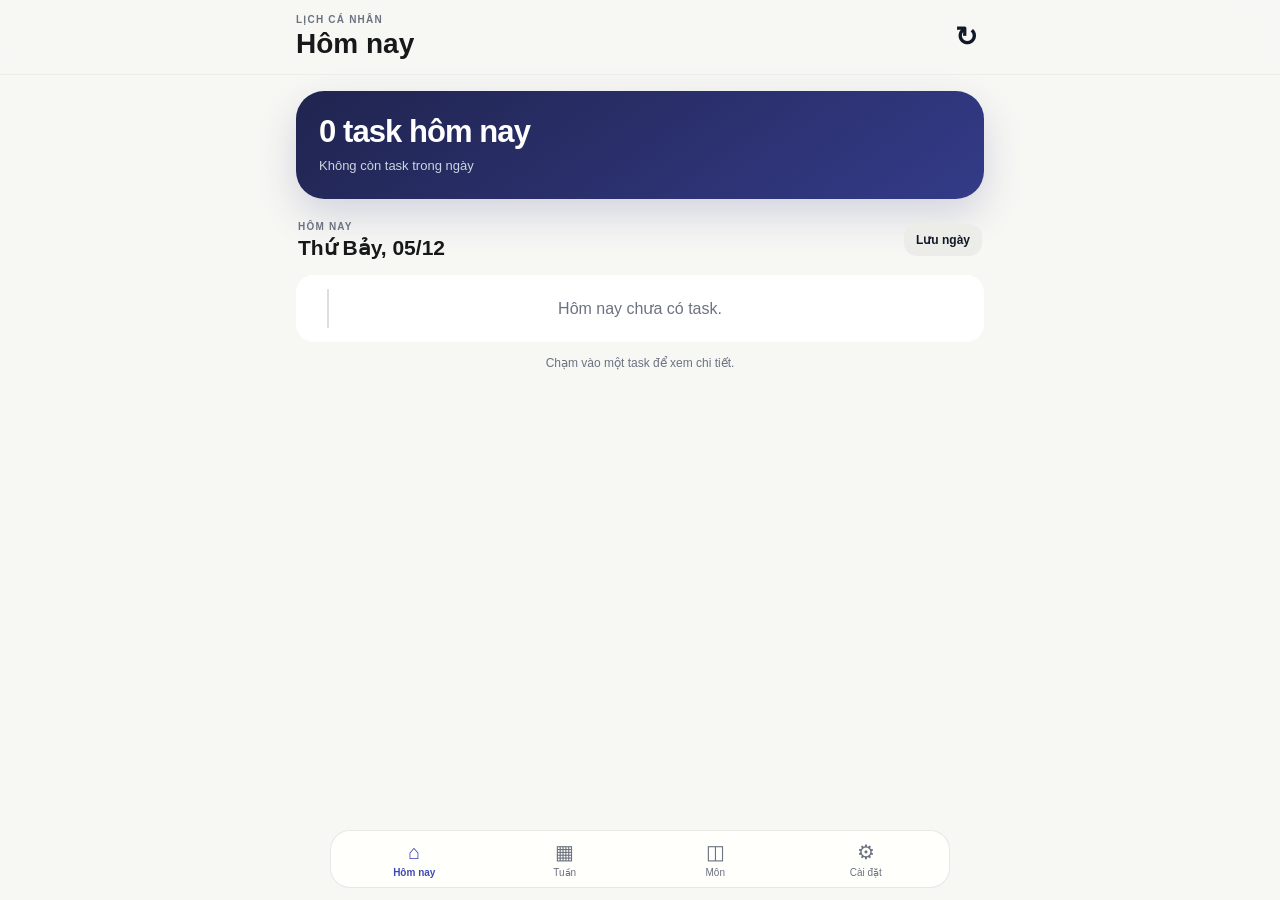
<file: index.html>
<!doctype html>
<html lang="vi">
<head>
  <meta charset="utf-8">
  <meta name="viewport" content="width=device-width,initial-scale=1,viewport-fit=cover">
  <meta name="theme-color" content="#111827">
  <meta name="apple-mobile-web-app-capable" content="yes">
  <meta name="apple-mobile-web-app-status-bar-style" content="black-translucent">
  <meta name="apple-mobile-web-app-title" content="Lịch học">
  <link rel="manifest" href="manifest.json">
  <link rel="apple-touch-icon" href="icon.svg">
  <link rel="stylesheet" href="styles.css">
  <title>Lịch cá nhân</title>
</head>
<body>
<header class="topbar">
  <div>
    <div class="eyebrow">LỊCH CÁ NHÂN</div>
    <h1 id="pageTitle">Hôm nay</h1>
  </div>
  <button class="icon-btn" id="syncBtn" aria-label="Đồng bộ">↻</button>
</header>

<main>
  <section id="home" class="page active">
    <div id="summaryCard" class="hero-card"></div>

    <div class="day-toolbar">
      <div>
        <div class="eyebrow">HÔM NAY</div>
        <h2 id="todayLabel"></h2>
      </div>
      <button id="finalizeBtn" class="secondary small-btn">Lưu ngày</button>
    </div>

    <div id="todayList" class="timeline"></div>
    <p class="hint center-hint">Chạm vào một task để xem chi tiết.</p>
  </section>

  <section id="week" class="page">
    <div class="section-head">
      <div>
        <div class="eyebrow">LỊCH ĐÃ LƯU</div>
        <h2>Tuần này</h2>
      </div>
      <button id="weekTodayBtn" class="text-btn">Hôm nay</button>
    </div>
    <div id="weekStrip" class="week-strip"></div>
    <div id="weekContent"></div>
  </section>

  <section id="subjects" class="page">
    <div class="section-head"><h2>Môn / nhóm việc</h2></div>
    <div id="subjectList"></div>
  </section>

  <section id="settings" class="page">
    <div class="section-head"><h2>Cài đặt</h2></div>
    <div class="settings-card">
      <label>Apps Script Web App URL
        <input id="apiUrl" type="url" placeholder="https://script.google.com/macros/s/.../exec" autocomplete="off">
      </label>
      <label>API token nếu Apps Script đã bật token
        <input id="apiToken" type="password" placeholder="Không bắt buộc" autocomplete="off">
      </label>
      <label>Nhắc trước
        <select id="reminderMinutes">
          <option value="5">5 phút</option>
          <option value="10">10 phút</option>
          <option value="15" selected>15 phút</option>
          <option value="30">30 phút</option>
          <option value="60">60 phút</option>
        </select>
      </label>
      <div class="settings-actions">
        <button id="saveSettings" class="primary">Lưu & đồng bộ</button>
        <button id="notifyBtn" class="secondary">Cho phép thông báo</button>
        <button id="demoBtn" class="secondary">Dữ liệu mẫu</button>
      </div>
      <p class="hint">Lịch hôm nay được lấy từ Google Sheet. Các ngày đã chốt được lưu trên thiết bị để xem lại theo tuần.</p>
    </div>
    <div class="settings-card">
      <h3>Trạng thái</h3>
      <div id="status">Chưa đồng bộ</div>
    </div>
  </section>
</main>

<nav class="bottom-nav">
  <button data-page="home" class="nav-item active"><span>⌂</span><small>Hôm nay</small></button>
  <button data-page="week" class="nav-item"><span>▦</span><small>Tuần</small></button>
  <button data-page="subjects" class="nav-item"><span>◫</span><small>Môn</small></button>
  <button data-page="settings" class="nav-item"><span>⚙</span><small>Cài đặt</small></button>
</nav>

<div id="taskModal" class="task-page hidden" role="dialog" aria-modal="true" aria-labelledby="modalTitle">
  <div class="task-page-topbar">
    <button class="back-btn" data-close-modal aria-label="Quay lại">‹</button>
    <div>
      <div class="eyebrow">TASK DETAILS</div>
      <strong>Chi tiết công việc</strong>
    </div>
    <button class="icon-btn ghost" data-close-modal aria-label="Đóng">×</button>
  </div>
  <div class="task-page-scroll">
    <div class="detail-hero">
      <div class="detail-icon">✓</div>
      <div class="detail-category">TASK</div>
      <h2 id="modalTitle"></h2>
      <div id="modalMeta" class="modal-meta"></div>
    </div>
    <div class="detail-section">
      <div class="detail-section-title">Mô tả</div>
      <div id="modalDescription" class="modal-description"></div>
    </div>
  </div>
</div>

<script src="app.js"></script>
</body>
</html>
</file>
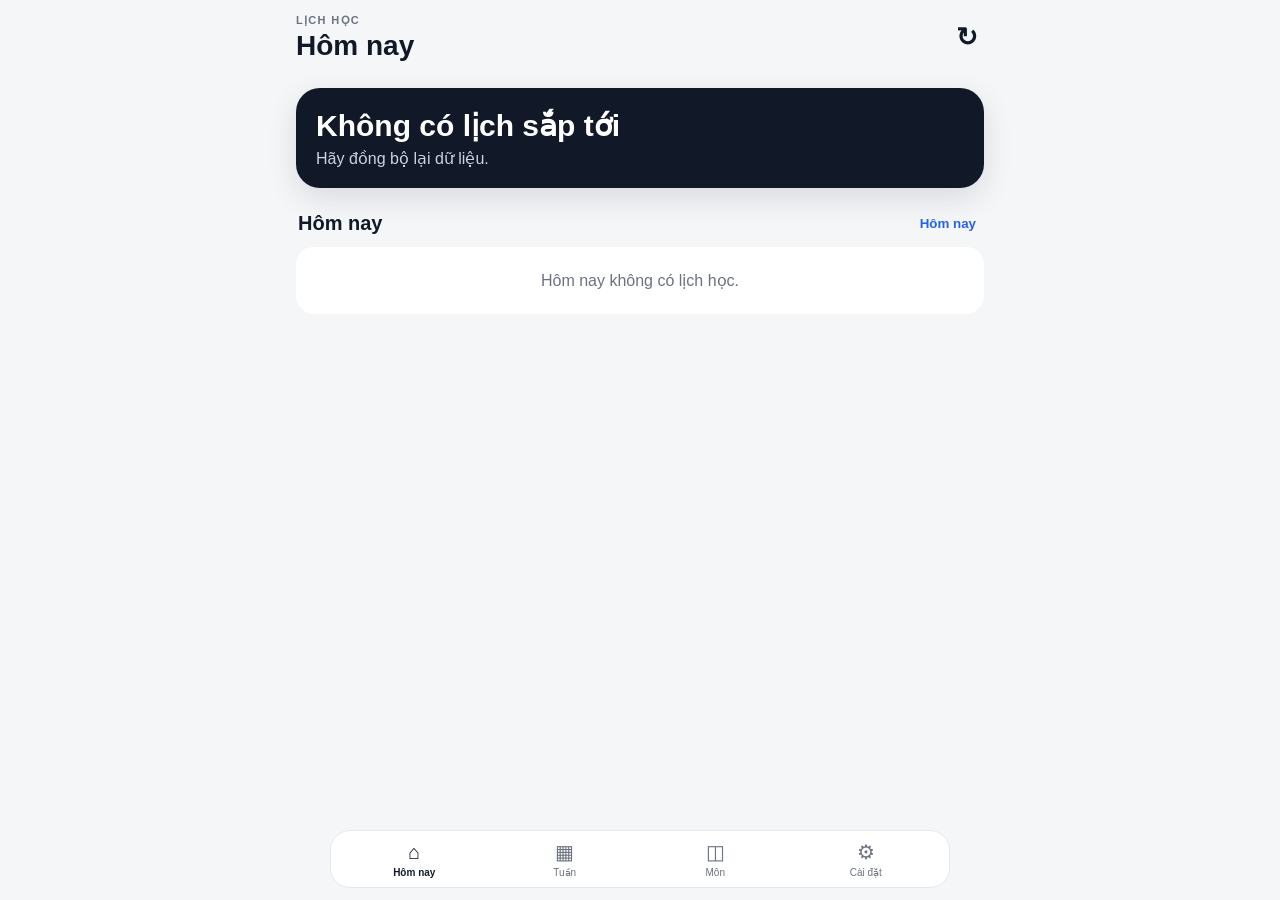
<file: class-schedule-pwa/index.html>
<!doctype html>
<html lang="vi">
<head>
  <meta charset="utf-8">
  <meta name="viewport" content="width=device-width,initial-scale=1,viewport-fit=cover">
  <meta name="theme-color" content="#111827">
  <meta name="apple-mobile-web-app-capable" content="yes">
  <meta name="apple-mobile-web-app-status-bar-style" content="black-translucent">
  <meta name="apple-mobile-web-app-title" content="Lịch học">
  <link rel="manifest" href="manifest.json">
  <link rel="apple-touch-icon" href="icon.svg">
  <link rel="stylesheet" href="styles.css">
  <title>Lịch học</title>
</head>
<body>
  <header class="topbar">
    <div>
      <div class="eyebrow">LỊCH HỌC</div>
      <h1 id="pageTitle">Hôm nay</h1>
    </div>
    <button class="icon-btn" id="syncBtn" aria-label="Đồng bộ">↻</button>
  </header>

  <main id="app">
    <section id="home" class="page active">
      <div id="summaryCard" class="hero-card"></div>
      <div class="section-head"><h2>Hôm nay</h2><button id="todayBtn" class="text-btn">Hôm nay</button></div>
      <div id="todayList"></div>
    </section>

    <section id="week" class="page">
      <div class="section-head">
        <h2>Tuần này</h2>
        <input id="weekPicker" type="date" aria-label="Chọn ngày">
      </div>
      <div id="weekGrid"></div>
    </section>

    <section id="subjects" class="page">
      <div class="section-head"><h2>Môn học</h2></div>
      <div id="subjectList"></div>
    </section>

    <section id="settings" class="page">
      <div class="section-head"><h2>Cài đặt</h2></div>
      <div class="settings-card">
        <label>URL dữ liệu JSON / Apps Script
          <input id="apiUrl" type="url" placeholder="https://script.google.com/macros/s/.../exec">
        </label>
        <label>URL CSV Google Sheets (dùng nếu chưa có API)
          <input id="csvUrl" type="url" placeholder="https://docs.google.com/spreadsheets/d/.../export?format=csv&gid=...">
        </label>
        <label>Nhắc trước (phút)
          <select id="reminderMinutes">
            <option value="5">5</option><option value="10">10</option><option value="15" selected>15</option>
            <option value="30">30</option><option value="60">60</option>
          </select>
        </label>
        <div class="settings-actions">
          <button id="saveSettings" class="primary">Lưu cấu hình</button>
          <button id="notifyBtn" class="secondary">Cho phép thông báo</button>
          <button id="demoBtn" class="secondary">Dùng dữ liệu mẫu</button>
        </div>
        <p class="hint">App lưu lịch đã đồng bộ trong máy để vẫn xem được khi mất mạng. Trên iPhone, hãy mở app bằng Safari rồi chọn “Add to Home Screen”.</p>
      </div>
      <div class="settings-card">
        <h3>Trạng thái</h3>
        <div id="status"></div>
      </div>
    </section>
  </main>

  <nav class="bottom-nav">
    <button data-page="home" class="nav-item active"><span>⌂</span><small>Hôm nay</small></button>
    <button data-page="week" class="nav-item"><span>▦</span><small>Tuần</small></button>
    <button data-page="subjects" class="nav-item"><span>◫</span><small>Môn</small></button>
    <button data-page="settings" class="nav-item"><span>⚙</span><small>Cài đặt</small></button>
  </nav>

  <script src="app.js"></script>
</body>
</html>
</file>
<file: styles.css>
*{box-sizing:border-box}
html,body{margin:0;background:#f4f5f7;color:#111827;font-family:-apple-system,BlinkMacSystemFont,"SF Pro Display","Segoe UI",sans-serif}
body{padding-bottom:92px}
button,input,select{font:inherit}
button{ -webkit-tap-highlight-color:transparent }
.topbar{position:sticky;top:0;z-index:20;padding:calc(14px + env(safe-area-inset-top)) 18px 14px;background:rgba(244,245,247,.92);backdrop-filter:blur(18px);display:flex;justify-content:space-between;align-items:center}
.eyebrow{font-size:10px;font-weight:800;letter-spacing:.12em;color:#6b7280}
h1{font-size:28px;line-height:1.1;margin:4px 0 0}h2{font-size:21px;margin:4px 0 0}h3{font-size:16px;margin:0 0 12px}
.page{display:none;padding:8px 16px 28px;max-width:720px;margin:auto}.page.active{display:block}
.icon-btn,.text-btn{border:0;background:transparent;color:#111827;font-weight:750}.icon-btn{font-size:27px}.text-btn{color:#2563eb;font-size:13px}
.hero-card{background:#111827;color:#fff;border-radius:24px;padding:21px;margin:4px 0 20px;box-shadow:0 12px 30px rgba(17,24,39,.13)}
.hero-card .big{font-size:29px;font-weight:800;letter-spacing:-.03em}.hero-card .muted{color:#cbd5e1;margin-top:7px;line-height:1.45;font-size:13px}
.day-toolbar{display:flex;align-items:center;justify-content:space-between;gap:12px;margin:4px 2px 12px}
.small-btn{padding:9px 12px!important;font-size:12px!important}
.timeline{position:relative}
.timeline:before{content:"";position:absolute;left:33px;top:14px;bottom:14px;width:2px;background:#e5e7eb}
.event{position:relative;width:100%;border:1px solid #e7e9ed;background:#fff;border-radius:18px;padding:14px 14px 14px 12px;margin:9px 0;display:grid;grid-template-columns:54px 12px 1fr;gap:0;align-items:start;text-align:left;box-shadow:0 2px 10px rgba(0,0,0,.035);cursor:pointer;transition:transform .12s ease,box-shadow .12s ease}
.event:active{transform:scale(.985)}
.event .dot{width:10px;height:10px;border-radius:50%;background:#111827;margin-top:5px;z-index:1;box-shadow:0 0 0 4px #fff}
.event .time{font-weight:800;font-size:13px;line-height:1.2;color:#374151}.event .time small{display:block;color:#9ca3af;margin-top:3px;font-weight:600}
.event .subject{font-weight:750;font-size:16px;line-height:1.25}.event .meta{font-size:13px;color:#6b7280;margin-top:5px;line-height:1.4;display:-webkit-box;-webkit-line-clamp:2;-webkit-box-orient:vertical;overflow:hidden}
.event.current{border-color:#111827;box-shadow:0 4px 14px rgba(17,24,39,.09)}.event.done{opacity:.52}
.center-hint{text-align:center;margin:12px 0 0}
.section-head{display:flex;justify-content:space-between;align-items:center;margin:12px 2px 14px;gap:12px}
.secondary,.primary{border:0;border-radius:13px;padding:12px;font-weight:750}.secondary{background:#e9ebef;color:#111827}.primary{background:#111827;color:#fff}
.week-strip{display:grid;grid-template-columns:repeat(7,1fr);gap:6px;margin:10px 0 16px}
.week-day{border:0;background:#fff;border-radius:14px;padding:10px 3px;text-align:center;color:#6b7280}.week-day strong{display:block;font-size:12px;color:#374151}.week-day span{display:block;font-size:17px;font-weight:800;margin-top:3px}.week-day small{display:block;font-size:9px;margin-top:3px}.week-day.active{background:#111827;color:#fff}.week-day.active strong{color:#cbd5e1}.week-day.active span{color:#fff}.week-day.saved:after{content:"";display:block;width:4px;height:4px;background:#22c55e;border-radius:50%;margin:5px auto 0}
.day-card{background:#fff;border-radius:20px;padding:15px;margin:10px 0}.day-title{display:flex;justify-content:space-between;gap:10px;align-items:center;margin-bottom:4px}.day-title strong{font-size:16px}.day-title span{font-size:11px;color:#6b7280}.archive-badge{font-size:10px;color:#166534;background:#dcfce7;border-radius:999px;padding:5px 8px;font-weight:750}
.subject-card,.settings-card{background:#fff;border-radius:18px;padding:16px;margin:10px 0}.subject-row{display:flex;justify-content:space-between;gap:10px}.badge{display:inline-block;padding:5px 8px;border-radius:999px;background:#eef2ff;color:#3730a3;font-size:11px;font-weight:700}
.settings-card label{display:block;font-size:13px;font-weight:650;margin:14px 0}.settings-card input,.settings-card select{width:100%;margin-top:7px;padding:12px;border:1px solid #d1d5db;border-radius:12px;background:#fff;font-size:14px}
.settings-actions{display:grid;gap:9px;margin-top:16px}.hint{font-size:12px;line-height:1.5;color:#6b7280}.empty{background:#fff;border-radius:18px;padding:24px;text-align:center;color:#6b7280}
.bottom-nav{position:fixed;z-index:30;bottom:0;left:0;right:0;padding:8px 8px calc(8px + env(safe-area-inset-bottom));background:rgba(255,255,255,.94);backdrop-filter:blur(18px);border-top:1px solid #e5e7eb;display:grid;grid-template-columns:repeat(4,1fr)}
.nav-item{border:0;background:transparent;color:#6b7280;font-size:20px}.nav-item small{display:block;font-size:10px;margin-top:3px}.nav-item.active{color:#111827;font-weight:750}
.modal.hidden{display:none}.modal{position:fixed;inset:0;z-index:50}.modal-backdrop{position:absolute;inset:0;background:rgba(15,23,42,.42);backdrop-filter:blur(3px)}.modal-sheet{position:absolute;left:0;right:0;bottom:0;background:#fff;border-radius:24px 24px 0 0;padding:22px 20px calc(24px + env(safe-area-inset-bottom));max-height:78vh;overflow:auto;box-shadow:0 -12px 35px rgba(0,0,0,.16);animation:sheetIn .18s ease}.modal-close{position:absolute;right:14px;top:12px;border:0;background:#f0f1f3;border-radius:50%;width:34px;height:34px;font-size:25px;line-height:30px}.modal-sheet h2{font-size:23px;padding-right:45px;margin:8px 0 10px}.modal-meta{font-size:12px;color:#6b7280;line-height:1.5;border-top:1px solid #eef0f2;border-bottom:1px solid #eef0f2;padding:10px 0}.modal-description{font-size:15px;line-height:1.65;color:#374151;padding-top:12px;white-space:pre-wrap}.modal-description p{margin:0 0 10px}
@keyframes sheetIn{from{transform:translateY(20px);opacity:.6}to{transform:translateY(0);opacity:1}}
@media(min-width:700px){.bottom-nav{left:50%;right:auto;width:620px;transform:translateX(-50%);border:1px solid #e5e7eb;border-radius:20px;bottom:12px}.topbar{padding-left:max(18px,calc((100vw - 720px)/2 + 16px));padding-right:max(18px,calc((100vw - 720px)/2 + 16px))}}

/* Visual refresh: quiet-productivity / iOS calendar direction */
html,body{background:#f7f7f4;color:#17181a}
body{min-height:100vh}
.topbar{background:rgba(247,247,244,.9);border-bottom:1px solid rgba(23,24,26,.05)}
.page{padding-top:12px}
.hero-card{background:linear-gradient(145deg,#20244f,#343b88);border-radius:28px;padding:23px;margin:4px 0 22px;box-shadow:0 16px 38px rgba(48,55,128,.18)}
.hero-card .big{font-size:31px}
.day-toolbar{margin-bottom:15px}
.secondary{background:#ecece8}
.timeline:before{left:31px;background:#dedfdb}
.event{border:0;border-radius:20px;background:#fffdfb;padding:15px 14px 15px 11px;margin:10px 0;grid-template-columns:52px 13px 1fr;box-shadow:0 5px 18px rgba(23,24,26,.045)}
.event .dot{width:9px;height:9px;background:#4b55c5;box-shadow:0 0 0 4px #fffdfb}
.event.current{border:1px solid #5962d0;background:#fff;box-shadow:0 7px 20px rgba(75,85,197,.11)}
.event.done{opacity:.48}
.event .subject{font-size:15px;letter-spacing:-.01em}
.event .meta{font-size:12px;color:#737579}
.week-strip{gap:7px}
.week-day{background:#fffdfb;border:1px solid #ededeb;border-radius:17px;padding:11px 3px}
.week-day.active{background:#303779;border-color:#303779}
.week-day.saved:after{background:#55b884}
.day-card,.subject-card,.settings-card{background:#fffdfb;border:1px solid #ededeb;box-shadow:0 4px 16px rgba(23,24,26,.035)}
.badge{background:#eeefff;color:#414aa9}
.bottom-nav{background:rgba(255,255,252,.94);border-top:1px solid #e8e8e4}
.nav-item.active{color:#3e48b4}

/* Task details is a real pushed page, not a bottom sheet. */
.task-page.hidden{display:none}
.task-page{position:fixed;inset:0;z-index:100;background:#f7f7f4;animation:pushIn .24s cubic-bezier(.2,.8,.2,1);overflow:hidden}
.task-page-topbar{height:calc(66px + env(safe-area-inset-top));padding:calc(10px + env(safe-area-inset-top)) 16px 10px;display:grid;grid-template-columns:42px 1fr 42px;align-items:center;background:rgba(247,247,244,.92);backdrop-filter:blur(18px);border-bottom:1px solid rgba(23,24,26,.06)}
.task-page-topbar strong{font-size:14px}
.back-btn{border:0;background:#e9e9e5;border-radius:13px;width:38px;height:38px;font-size:30px;line-height:30px;color:#17181a}
.icon-btn.ghost{font-size:25px;color:#777a80;background:#e9e9e5;border-radius:13px;width:38px;height:38px}
.task-page-scroll{height:calc(100vh - 66px - env(safe-area-inset-top));overflow:auto;padding:22px 18px calc(34px + env(safe-area-inset-bottom))}
.detail-hero{background:linear-gradient(145deg,#303779,#5962d0);color:#fff;border-radius:30px;padding:24px 22px 25px;box-shadow:0 18px 42px rgba(48,55,121,.2)}
.detail-icon{width:42px;height:42px;border-radius:14px;background:rgba(255,255,255,.15);display:grid;place-items:center;font-size:20px;margin-bottom:25px}
.detail-category{font-size:10px;font-weight:800;letter-spacing:.14em;color:#dfe2ff}
.detail-hero h2{font-size:29px;line-height:1.12;letter-spacing:-.035em;margin:7px 0 17px;color:#fff}
.detail-hero .modal-meta{border-color:rgba(255,255,255,.18);color:#e5e7ff;padding:13px 0 0}
.detail-section{margin-top:18px;background:#fffdfb;border:1px solid #ededeb;border-radius:24px;padding:20px;box-shadow:0 5px 18px rgba(23,24,26,.035)}
.detail-section-title{font-size:13px;font-weight:800;color:#777a80;margin-bottom:10px}
.modal-description{font-size:16px;line-height:1.7;color:#292b2f;padding-top:0}
@keyframes pushIn{from{transform:translateX(100%)}to{transform:translateX(0)}}
</file>
<file: class-schedule-pwa/styles.css>
*{box-sizing:border-box}html,body{margin:0;background:#f5f6f8;color:#111827;font-family:-apple-system,BlinkMacSystemFont,"SF Pro Display","Segoe UI",sans-serif}body{padding-bottom:90px}.topbar{position:sticky;top:0;z-index:5;padding:calc(14px + env(safe-area-inset-top)) 18px 14px;background:rgba(245,246,248,.94);backdrop-filter:blur(16px);display:flex;justify-content:space-between;align-items:center}.eyebrow{font-size:11px;font-weight:700;letter-spacing:.12em;color:#6b7280}h1{font-size:28px;line-height:1.1;margin:4px 0 0}h2{font-size:20px;margin:0}h3{font-size:16px;margin:0 0 12px}.page{display:none;padding:8px 16px 24px;max-width:720px;margin:auto}.page.active{display:block}.hero-card{background:#111827;color:white;border-radius:24px;padding:20px;margin:4px 0 24px;box-shadow:0 10px 30px rgba(17,24,39,.12)}.hero-card .big{font-size:30px;font-weight:750}.hero-card .muted{color:#cbd5e1;margin-top:6px}.section-head{display:flex;justify-content:space-between;align-items:center;margin:18px 2px 12px}.text-btn,.icon-btn{border:0;background:transparent;color:#2563eb;font-weight:650}.icon-btn{font-size:26px;color:#111827}.event{background:white;border-radius:18px;padding:15px;margin:10px 0;display:grid;grid-template-columns:66px 1fr;gap:12px;box-shadow:0 2px 10px rgba(0,0,0,.04)}.event .time{font-weight:750;font-size:14px}.event .subject{font-weight:700;font-size:16px}.event .meta{font-size:13px;color:#6b7280;margin-top:5px}.event.current{outline:2px solid #111827}.event.done{opacity:.55}.day-card{background:white;border-radius:18px;padding:14px;margin:10px 0}.day-title{display:flex;justify-content:space-between;font-weight:750}.empty{background:white;border-radius:18px;padding:24px;text-align:center;color:#6b7280}.subject-card,.settings-card{background:white;border-radius:18px;padding:16px;margin:10px 0}.subject-row{display:flex;justify-content:space-between;gap:10px}.badge{display:inline-block;padding:5px 8px;border-radius:999px;background:#eef2ff;color:#3730a3;font-size:11px;font-weight:700}.settings-card label{display:block;font-size:13px;font-weight:650;margin:14px 0}.settings-card input,.settings-card select{width:100%;margin-top:7px;padding:12px;border:1px solid #d1d5db;border-radius:12px;background:#fff;font-size:14px}.settings-actions{display:grid;gap:9px;margin-top:16px}.primary,.secondary{border:0;border-radius:13px;padding:12px;font-weight:700}.primary{background:#111827;color:#fff}.secondary{background:#eef0f3;color:#111827}.hint{font-size:12px;line-height:1.5;color:#6b7280}.bottom-nav{position:fixed;z-index:10;bottom:0;left:0;right:0;padding:8px 8px calc(8px + env(safe-area-inset-bottom));background:rgba(255,255,255,.94);backdrop-filter:blur(18px);border-top:1px solid #e5e7eb;display:grid;grid-template-columns:repeat(4,1fr)}.nav-item{border:0;background:transparent;color:#6b7280;font-size:20px}.nav-item small{display:block;font-size:10px;margin-top:3px}.nav-item.active{color:#111827;font-weight:750}@media(min-width:700px){.bottom-nav{left:50%;right:auto;width:620px;transform:translateX(-50%);border:1px solid #e5e7eb;border-radius:20px;bottom:12px}.topbar{padding-left:max(18px,calc((100vw - 720px)/2 + 16px));padding-right:max(18px,calc((100vw - 720px)/2 + 16px))}}
</file>
